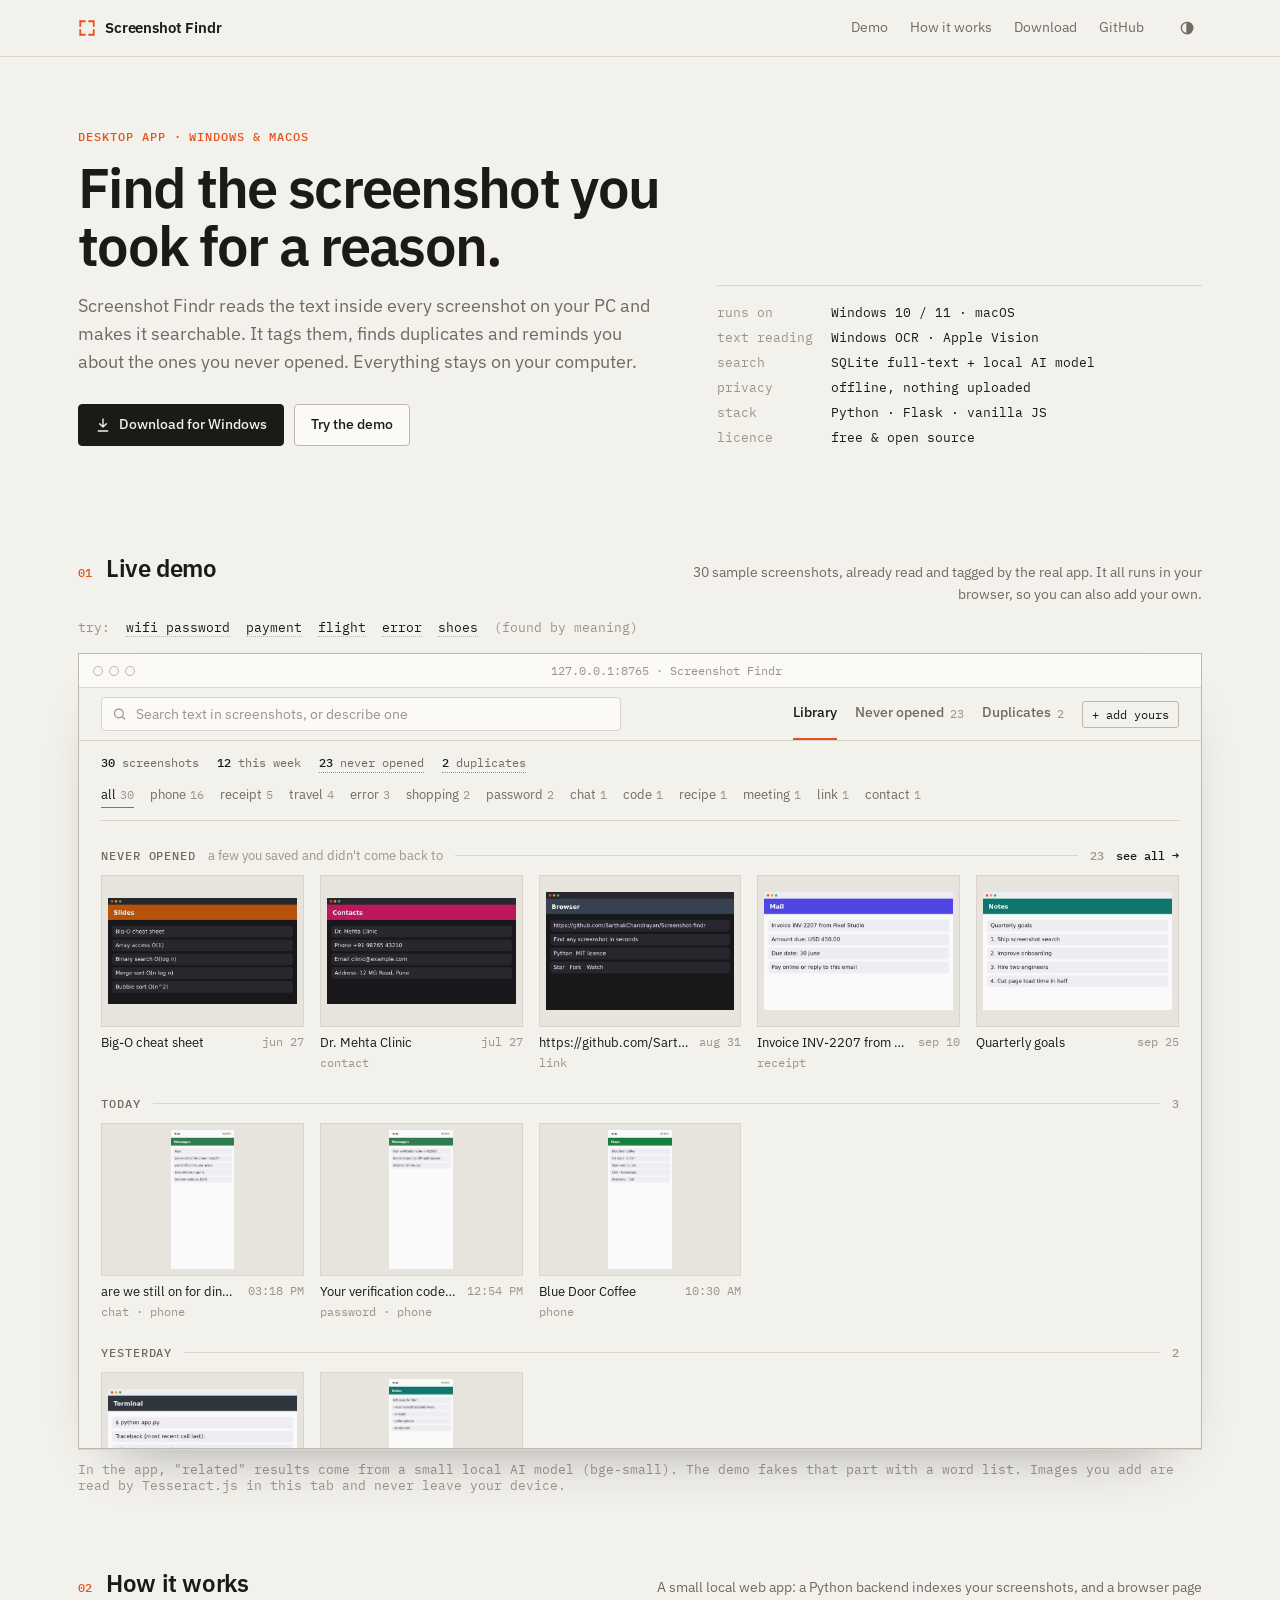
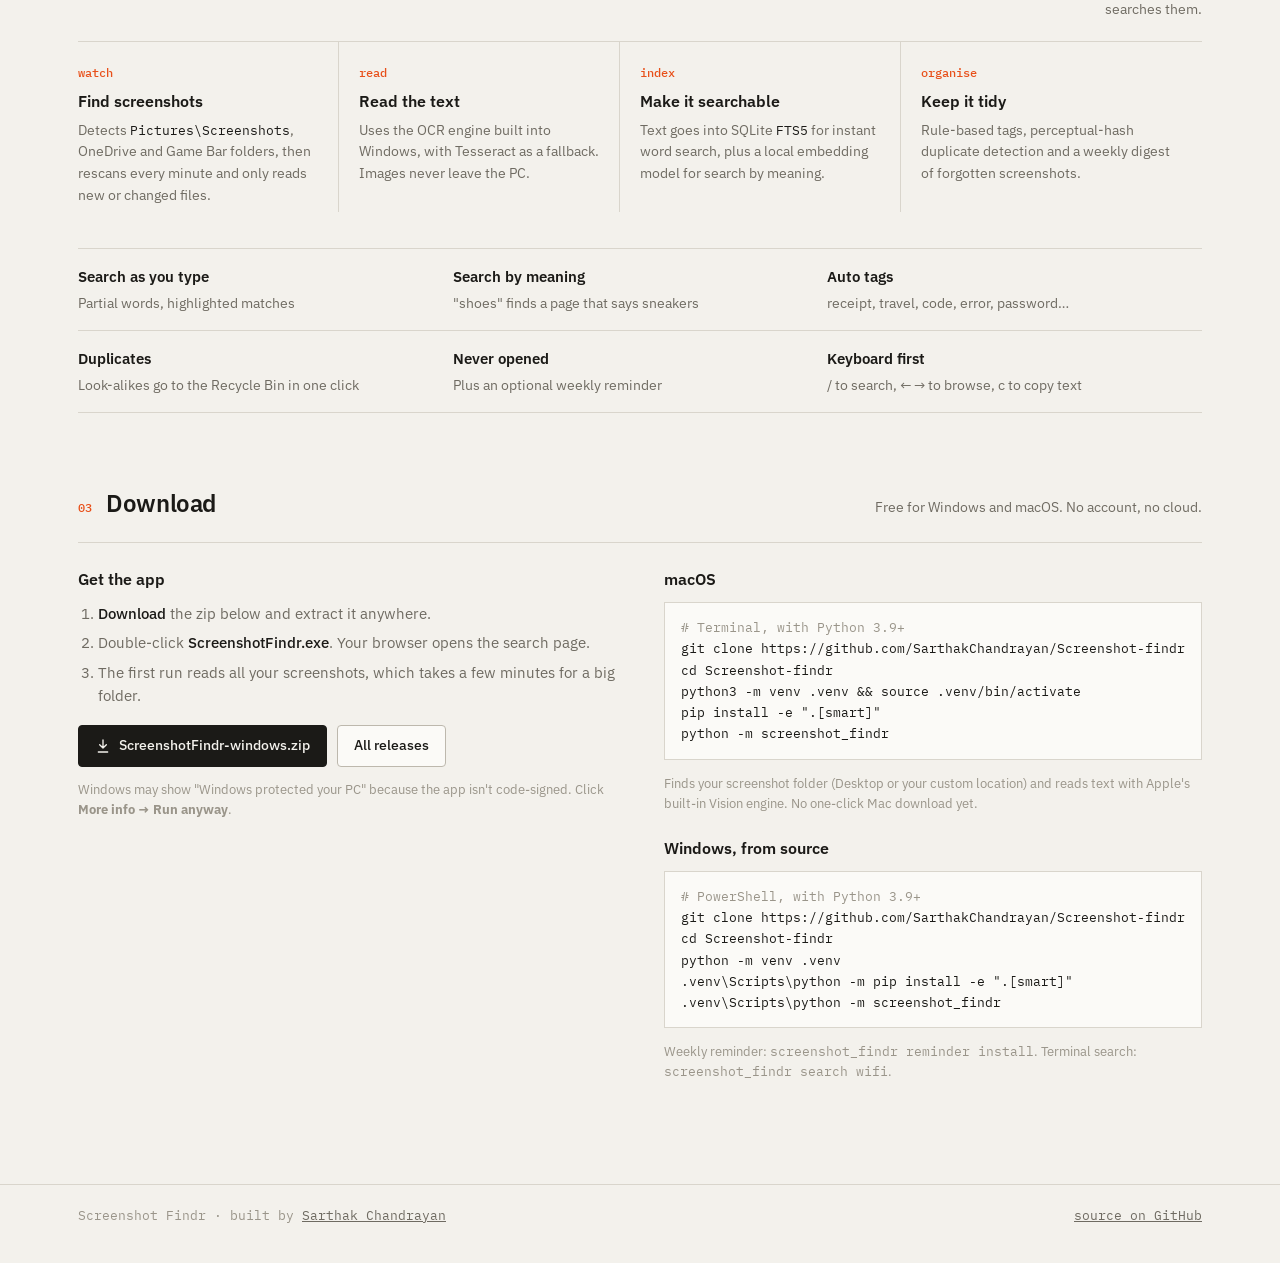
<file: site/index.html>
<!doctype html>
<html lang="en">
<head>
<meta charset="utf-8">
<meta name="viewport" content="width=device-width, initial-scale=1">
<title>Screenshot Findr</title>
<meta name="description" content="Search the text inside every screenshot you've taken. A local, private Windows app, with a live demo that runs in your browser.">
<meta property="og:title" content="Screenshot Findr">
<meta property="og:description" content="Search the text inside every screenshot you've taken. Live demo in the browser; download for Windows.">
<link rel="icon" href="data:image/svg+xml,<svg xmlns=%22http://www.w3.org/2000/svg%22 viewBox=%220 0 32 32%22><rect width=%2232%22 height=%2232%22 rx=%226%22 fill=%22%23111%22/><path d=%22M8 13V8h5M19 8h5v5M24 19v5h-5M13 24H8v-5%22 stroke=%22%23ff5a1f%22 stroke-width=%223%22 fill=%22none%22/></svg>">
<link rel="preconnect" href="https://fonts.googleapis.com">
<link rel="preconnect" href="https://fonts.gstatic.com" crossorigin>
<link href="https://fonts.googleapis.com/css2?family=IBM+Plex+Mono:wght@400;500&family=IBM+Plex+Sans:wght@400;500;600&display=swap" rel="stylesheet">
<script>try { const t = localStorage.getItem("sf-theme"); if (t) document.documentElement.dataset.theme = t; } catch (e) {}</script>
<link rel="stylesheet" href="style.css">
</head>
<body>

<header class="site-bar">
  <div class="wrap">
    <a class="wordmark" href="#top">
      <svg viewBox="0 0 24 24" fill="none" stroke="currentColor" stroke-width="2.4" stroke-linecap="square"><path d="M3 9V3h6M15 3h6v6M21 15v6h-6M9 21H3v-6"/></svg>
      Screenshot Findr
    </a>
    <nav class="site-nav">
      <a href="#demo" class="keep">Demo</a>
      <a href="#how">How it works</a>
      <a href="#download" class="keep">Download</a>
      <a href="https://github.com/SarthakChandrayan/Screenshot-findr">GitHub</a>
    </nav>
    <button class="theme-btn" id="theme" title="Theme"></button>
  </div>
</header>

<main id="top">
  <section class="wrap intro">
    <div>
      <p class="eyebrow">Desktop app · Windows &amp; macOS</p>
      <h1>Find the screenshot you took for a reason.</h1>
      <p class="lead">Screenshot Findr reads the text inside every screenshot on your PC and makes it searchable. It tags them, finds duplicates and reminds you about the ones you never opened. Everything stays on your computer.</p>
      <div class="cta">
        <a class="btn primary" href="#download">
          <svg viewBox="0 0 24 24" fill="none" stroke="currentColor" stroke-width="2" stroke-linecap="round" stroke-linejoin="round"><path d="M12 3v12M7 10l5 5 5-5M5 21h14"/></svg>
          Download for Windows
        </a>
        <a class="btn" href="#demo">Try the demo</a>
      </div>
    </div>
    <dl class="facts">
      <dt>runs on</dt><dd>Windows 10 / 11 · macOS</dd>
      <dt>text reading</dt><dd>Windows OCR · Apple Vision</dd>
      <dt>search</dt><dd>SQLite full-text + local AI model</dd>
      <dt>privacy</dt><dd>offline, nothing uploaded</dd>
      <dt>stack</dt><dd>Python · Flask · vanilla JS</dd>
      <dt>licence</dt><dd>free &amp; open source</dd>
    </dl>
  </section>

  <section class="wrap section" id="demo">
    <div class="section-head">
      <span class="num">01</span><h2>Live demo</h2>
      <p>30 sample screenshots, already read and tagged by the real app. It all runs in your browser, so you can also add your own.</p>
    </div>
    <div class="try">try:
      <button data-q="wifi password">wifi password</button>
      <button data-q="payment">payment</button>
      <button data-q="flight">flight</button>
      <button data-q="error">error</button>
      <button data-q="shoes">shoes</button><span>(found by meaning)</span>
    </div>

    <div class="window">
      <div class="win-title"><span class="dots"><i></i><i></i><i></i></span><span class="addr">127.0.0.1:8765 · Screenshot Findr</span></div>
      <div class="app" id="app">
        <div class="bar">
          <div class="bar-inner">
            <div class="search">
              <svg class="glass" viewBox="0 0 24 24" fill="none" stroke="currentColor" stroke-width="2" stroke-linecap="round"><circle cx="11" cy="11" r="7"/><path d="m20 20-3.5-3.5"/></svg>
              <input id="q" type="search" autocomplete="off" spellcheck="false" placeholder="Search text in screenshots, or describe one" aria-label="Search the demo screenshots">
              <button class="clear" id="clear" hidden>esc</button>
            </div>
            <nav class="views" aria-label="Demo views">
              <button data-view="library" class="on">Library</button>
              <button data-view="forgotten">Never opened<span class="n" id="nav-forgotten"></span></button>
              <button data-view="dupes">Duplicates<span class="n" id="nav-dupes"></span></button>
            </nav>
            <button class="add-btn" id="add" title="Read your own screenshots in this browser. Nothing is uploaded.">+ add yours</button>
            <input type="file" id="file" accept="image/*" multiple hidden>
          </div>
        </div>
        <div class="app-body">
          <div id="view-library">
            <div class="status" id="status"></div>
            <div class="filters" id="filters"></div>
            <div id="results"></div>
          </div>
          <div id="view-forgotten" hidden>
            <div class="page-title"><div><h3>Never opened</h3><p>Screenshots older than a few days that you haven't looked at since. Opening one here takes it off the list.</p></div></div>
            <div id="forgotten"></div>
          </div>
          <div id="view-dupes" hidden>
            <div class="page-title"><div><h3>Duplicates</h3><p id="dupes-sub"></p></div></div>
            <div id="dupes"></div>
          </div>
        </div>
      </div>
    </div>
    <p class="demo-note">In the app, "related" results come from a small local AI model (bge-small). The demo fakes that part with a word list. Images you add are read by Tesseract.js in this tab and never leave your device.</p>
  </section>

  <section class="wrap section" id="how">
    <div class="section-head">
      <span class="num">02</span><h2>How it works</h2>
      <p>A small local web app: a Python backend indexes your screenshots, and a browser page searches them.</p>
    </div>
    <ol class="steps">
      <li><span class="k">watch</span><h3>Find screenshots</h3><p>Detects <code>Pictures\Screenshots</code>, OneDrive and Game Bar folders, then rescans every minute and only reads new or changed files.</p></li>
      <li><span class="k">read</span><h3>Read the text</h3><p>Uses the OCR engine built into Windows, with Tesseract as a fallback. Images never leave the PC.</p></li>
      <li><span class="k">index</span><h3>Make it searchable</h3><p>Text goes into SQLite <code>FTS5</code> for instant word search, plus a local embedding model for search by meaning.</p></li>
      <li><span class="k">organise</span><h3>Keep it tidy</h3><p>Rule-based tags, perceptual-hash duplicate detection and a weekly digest of forgotten screenshots.</p></li>
    </ol>
    <div class="features">
      <div><b>Search as you type</b><span>Partial words, highlighted matches</span></div>
      <div><b>Search by meaning</b><span>"shoes" finds a page that says sneakers</span></div>
      <div><b>Auto tags</b><span>receipt, travel, code, error, password…</span></div>
      <div><b>Duplicates</b><span>Look-alikes go to the Recycle Bin in one click</span></div>
      <div><b>Never opened</b><span>Plus an optional weekly reminder</span></div>
      <div><b>Keyboard first</b><span>/ to search, ← → to browse, c to copy text</span></div>
    </div>
  </section>

  <section class="wrap section" id="download">
    <div class="section-head">
      <span class="num">03</span><h2>Download</h2>
      <p>Free for Windows and macOS. No account, no cloud.</p>
    </div>
    <div class="download">
      <div>
        <h3>Get the app</h3>
        <ol>
          <li><b>Download</b> the zip below and extract it anywhere.</li>
          <li>Double-click <b>ScreenshotFindr.exe</b>. Your browser opens the search page.</li>
          <li>The first run reads all your screenshots, which takes a few minutes for a big folder.</li>
        </ol>
        <div class="cta">
          <a class="btn primary" href="https://github.com/SarthakChandrayan/Screenshot-findr/releases/latest/download/ScreenshotFindr-windows.zip">
            <svg viewBox="0 0 24 24" fill="none" stroke="currentColor" stroke-width="2" stroke-linecap="round" stroke-linejoin="round"><path d="M12 3v12M7 10l5 5 5-5M5 21h14"/></svg>
            ScreenshotFindr-windows.zip
          </a>
          <a class="btn" href="https://github.com/SarthakChandrayan/Screenshot-findr/releases">All releases</a>
        </div>
        <p class="small">Windows may show "Windows protected your PC" because the app isn't code-signed. Click <b>More info → Run anyway</b>.</p>
      </div>
      <div>
        <h3>macOS</h3>
<pre class="code"><span class="c"># Terminal, with Python 3.9+</span>
git clone https://github.com/SarthakChandrayan/Screenshot-findr
cd Screenshot-findr
python3 -m venv .venv &amp;&amp; source .venv/bin/activate
pip install -e ".[smart]"
python -m screenshot_findr</pre>
        <p class="small">Finds your screenshot folder (Desktop or your custom location) and reads text with Apple's built-in Vision engine. No one-click Mac download yet.</p>
        <h3 style="margin-top:22px">Windows, from source</h3>
<pre class="code"><span class="c"># PowerShell, with Python 3.9+</span>
git clone https://github.com/SarthakChandrayan/Screenshot-findr
cd Screenshot-findr
python -m venv .venv
.venv\Scripts\python -m pip install -e ".[smart]"
.venv\Scripts\python -m screenshot_findr</pre>
        <p class="small">Weekly reminder: <code>screenshot_findr reminder install</code>. Terminal search: <code>screenshot_findr search wifi</code>.</p>
      </div>
    </div>
  </section>
</main>

<footer>
  <div class="wrap">
    <span>Screenshot Findr · built by <a href="https://github.com/SarthakChandrayan">Sarthak Chandrayan</a></span>
    <span><a href="https://github.com/SarthakChandrayan/Screenshot-findr">source on GitHub</a></span>
  </div>
</footer>

<div class="viewer" id="viewer" hidden role="dialog" aria-modal="true" aria-label="Screenshot">
  <div class="stage" id="stage">
    <span class="counter" id="v-counter"></span>
    <button class="navbtn prev" id="v-prev" title="Previous (←)"><svg viewBox="0 0 24 24" fill="none" stroke="currentColor" stroke-width="1.8"><path d="m15 18-6-6 6-6"/></svg></button>
    <img id="v-img" alt="">
    <button class="navbtn next" id="v-next" title="Next (→)"><svg viewBox="0 0 24 24" fill="none" stroke="currentColor" stroke-width="1.8"><path d="m9 18 6-6-6-6"/></svg></button>
  </div>
  <aside class="side">
    <div class="side-head"><h2 id="v-name"></h2><button class="x" id="v-close">esc ✕</button></div>
    <dl class="meta" id="v-meta"></dl>
    <div class="actions">
      <button id="v-open">open full size</button>
      <button id="v-copy">copy text</button>
      <button class="del" id="v-delete">delete</button>
    </div>
    <div class="ocr"><h3>Text in image</h3><pre id="v-text"></pre></div>
    <div class="keys"><span>← → browse</span><span>c copy</span><span>esc close</span></div>
  </aside>
</div>

<div class="toast hide" id="toast"></div>
<script src="app.js"></script>
</body>
</html>
</file>
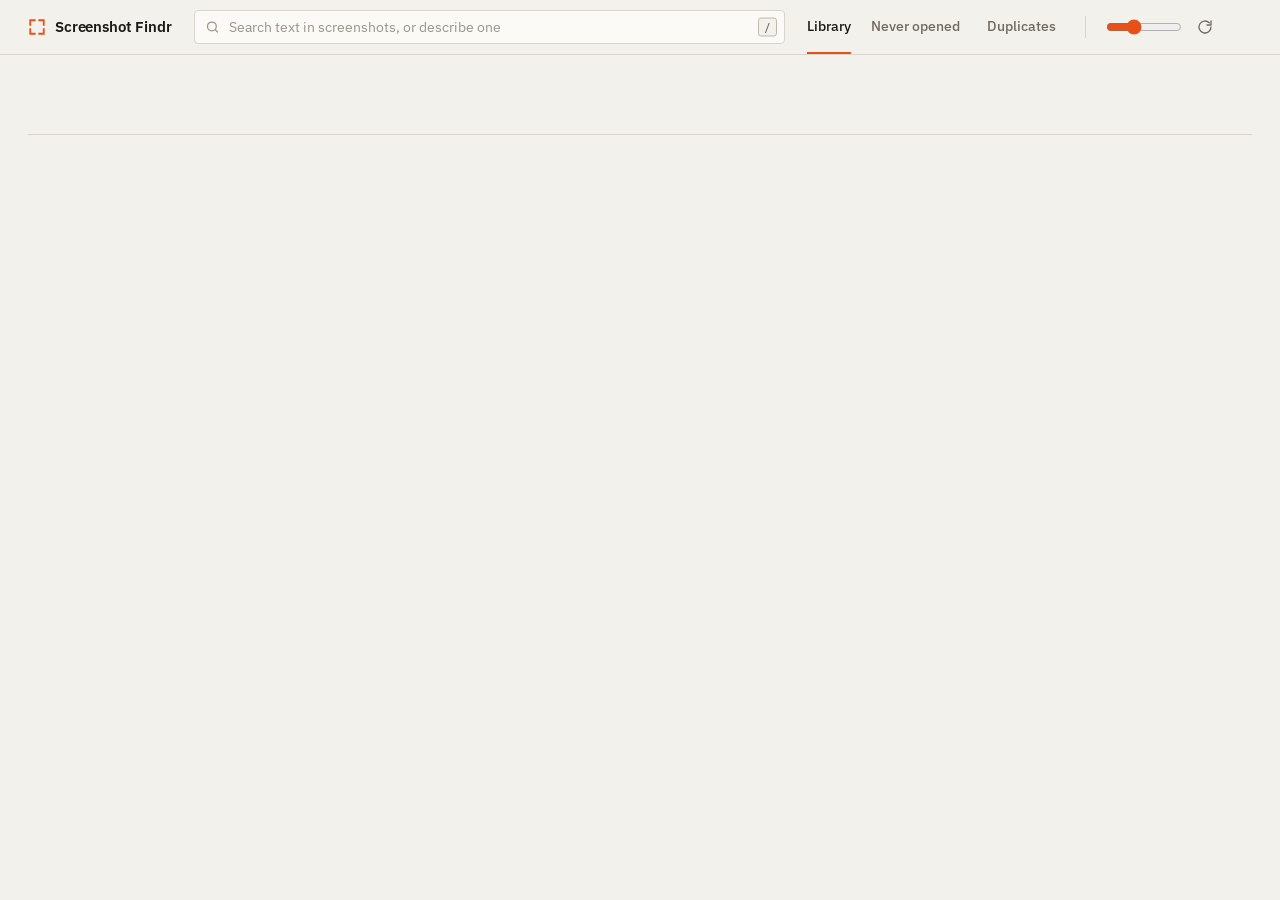
<file: screenshot_findr/templates/index.html>
<!doctype html>
<html lang="en">
<head>
<meta charset="utf-8">
<meta name="viewport" content="width=device-width, initial-scale=1">
<title>Screenshot Findr</title>
<link rel="icon" href="data:image/svg+xml,<svg xmlns=%22http://www.w3.org/2000/svg%22 viewBox=%220 0 32 32%22><rect width=%2232%22 height=%2232%22 rx=%226%22 fill=%22%23111%22/><path d=%22M8 13V8h5M19 8h5v5M24 19v5h-5M13 24H8v-5%22 stroke=%22%23ff5a1f%22 stroke-width=%223%22 fill=%22none%22/></svg>">
<link rel="preconnect" href="https://fonts.googleapis.com">
<link rel="preconnect" href="https://fonts.gstatic.com" crossorigin>
<link href="https://fonts.googleapis.com/css2?family=IBM+Plex+Mono:wght@400;500&family=IBM+Plex+Sans:wght@400;500;600&display=swap" rel="stylesheet">
<script>
  try { const t = localStorage.getItem("sf-theme"); if (t) document.documentElement.dataset.theme = t; } catch (e) {}
</script>
<style>
  :root {
    --bg: #f3f1ec; --surface: #fbfaf7; --cell: #e7e4dd; --rule: #d9d5cc; --rule-strong: #bdb8ad;
    --text: #1b1a17; --muted: #6f6b62; --faint: #9a958a;
    --accent: #e8501a; --accent-ink: #fff; --mark: rgba(232,80,26,.16);
    --sans: "IBM Plex Sans", "Segoe UI", system-ui, sans-serif;
    --mono: "IBM Plex Mono", "Cascadia Mono", Consolas, ui-monospace, monospace;
    --cell-w: 220px;
    color-scheme: light;
  }
  @media (prefers-color-scheme: dark) {
    :root:not([data-theme="light"]) {
      --bg: #121211; --surface: #181816; --cell: #1f1f1d; --rule: #2b2a27; --rule-strong: #3d3c38;
      --text: #e9e6df; --muted: #9a968c; --faint: #6c6961;
      --accent: #ff5a1f; --accent-ink: #120b07; --mark: rgba(255,90,31,.22);
      color-scheme: dark;
    }
  }
  :root[data-theme="dark"] {
    --bg: #121211; --surface: #181816; --cell: #1f1f1d; --rule: #2b2a27; --rule-strong: #3d3c38;
    --text: #e9e6df; --muted: #9a968c; --faint: #6c6961;
    --accent: #ff5a1f; --accent-ink: #120b07; --mark: rgba(255,90,31,.22);
    color-scheme: dark;
  }

  * { box-sizing: border-box; }
  [hidden] { display: none !important; }
  html, body { margin: 0; overflow-x: clip; }
  body { font: 14px/1.45 var(--sans); background: var(--bg); color: var(--text); -webkit-font-smoothing: antialiased; }
  body.locked { overflow: hidden; }
  button { font: inherit; color: inherit; background: none; border: 0; padding: 0; cursor: pointer; }
  :focus-visible { outline: 2px solid var(--accent); outline-offset: 2px; }
  mark { background: var(--mark); color: inherit; box-shadow: inset 0 -1.5px 0 var(--accent); }

  /* ---------- top bar ---------- */
  .bar { position: sticky; top: 0; z-index: 20; background: var(--bg); border-bottom: 1px solid var(--rule); }
  .bar-inner { display: flex; align-items: center; gap: 22px; height: 54px; padding: 0 28px; }
  .wordmark { display: flex; align-items: center; gap: 9px; font-weight: 600; font-size: 15px; letter-spacing: -.01em; white-space: nowrap; }
  .wordmark svg { width: 18px; height: 18px; color: var(--accent); }
  .search { position: relative; flex: 1; max-width: 620px; }
  .search input { width: 100%; height: 34px; font: 14px var(--sans); color: var(--text); background: var(--surface); border: 1px solid var(--rule); border-radius: 4px; padding: 0 64px 0 34px; outline: none; transition: border-color .12s; }
  .search input::placeholder { color: var(--faint); }
  .search input:focus { border-color: var(--text); }
  input[type="search"]::-webkit-search-cancel-button { -webkit-appearance: none; appearance: none; }
  .search .glass { position: absolute; left: 11px; top: 50%; transform: translateY(-50%); width: 15px; height: 15px; color: var(--faint); }
  .search .right { position: absolute; right: 8px; top: 50%; transform: translateY(-50%); display: flex; gap: 6px; align-items: center; }
  .key { font: 500 11px/1 var(--mono); color: var(--muted); border: 1px solid var(--rule-strong); border-radius: 3px; padding: 3px 5px; background: var(--bg); }
  .clear { font: 12px var(--mono); color: var(--muted); padding: 2px 4px; }
  .clear:hover { color: var(--text); }
  nav.views { display: flex; gap: 20px; margin-left: auto; height: 54px; }
  nav.views button { height: 100%; display: flex; align-items: center; gap: 7px; color: var(--muted); border-bottom: 2px solid transparent; margin-bottom: -1px; font-weight: 500; white-space: nowrap; }
  nav.views button:hover { color: var(--text); }
  nav.views button.on { color: var(--text); border-bottom-color: var(--accent); }
  nav.views .n { font: 12px var(--mono); color: var(--faint); }
  .tools { display: flex; gap: 2px; align-items: center; padding-left: 14px; border-left: 1px solid var(--rule); height: 22px; }
  .tool { width: 30px; height: 30px; display: grid; place-items: center; color: var(--muted); border-radius: 4px; }
  .tool:hover { color: var(--text); background: var(--cell); }
  .tool svg { width: 16px; height: 16px; }
  .tool.busy svg { animation: spin 1.1s linear infinite; }
  @keyframes spin { to { transform: rotate(360deg); } }
  .size { width: 76px; accent-color: var(--accent); margin: 0 6px; }
  .progress { height: 2px; background: var(--accent); width: 0; opacity: 0; transition: width .4s, opacity .4s; position: absolute; bottom: -1px; left: 0; }

  /* ---------- status + filters ---------- */
  main { padding: 0 28px 80px; }
  .status { display: flex; flex-wrap: wrap; gap: 6px 20px; padding: 16px 0 0; font: 12px var(--mono); color: var(--muted); min-height: 34px; }
  .status b { color: var(--text); font-weight: 500; }
  .status a { color: inherit; text-decoration: none; border-bottom: 1px dotted var(--faint); cursor: pointer; }
  .status a:hover { color: var(--text); border-bottom-color: var(--text); }
  .status .live { color: var(--accent); }
  .filters { display: flex; flex-wrap: wrap; gap: 4px 18px; padding: 12px 0 14px; border-bottom: 1px solid var(--rule); min-height: 46px; }
  .filter { font-size: 13px; color: var(--muted); padding: 2px 0; border-bottom: 1.5px solid transparent; }
  .filter:hover { color: var(--text); }
  .filter.on { color: var(--text); border-bottom-color: var(--accent); }
  .filter .n { font: 11.5px var(--mono); color: var(--faint); margin-left: 4px; }

  /* ---------- sections & grid ---------- */
  .sec { margin-top: 30px; }
  .rule { display: flex; align-items: center; gap: 12px; margin-bottom: 14px; font: 500 11.5px var(--mono); letter-spacing: .08em; text-transform: uppercase; color: var(--muted); }
  .rule::after { content: ""; flex: 1; height: 1px; background: var(--rule); order: 1; }
  .rule .count { order: 2; color: var(--faint); letter-spacing: 0; }
  .rule .note { text-transform: none; letter-spacing: 0; color: var(--faint); font-family: var(--sans); font-weight: 400; font-size: 12.5px; }
  .rule .more { order: 3; text-transform: none; letter-spacing: 0; color: var(--text); font-family: var(--mono); font-size: 12px; }
  .rule .more:hover { color: var(--accent); }
  .grid { display: grid; grid-template-columns: repeat(auto-fill, minmax(var(--cell-w), 1fr)); gap: 22px 18px; }
  .shot { display: flex; flex-direction: column; gap: 7px; cursor: zoom-in; min-width: 0; }
  .frame { position: relative; aspect-ratio: 4 / 3; background: var(--cell); border: 1px solid var(--rule); display: grid; place-items: center; overflow: hidden; transition: border-color .12s; }
  .frame img { position: absolute; inset: 6px; width: calc(100% - 12px); height: calc(100% - 12px); object-fit: contain; opacity: 0; transition: opacity .25s; }
  .frame img.ok { opacity: 1; }
  .shot:hover .frame, .shot:focus-visible .frame { border-color: var(--text); }
  .shot:focus-visible { outline: none; }
  .corner { position: absolute; top: 6px; left: 6px; font: 500 10.5px var(--mono); letter-spacing: .04em; text-transform: uppercase; background: var(--accent); color: var(--accent-ink); padding: 2px 5px; }
  .corner.keep { background: var(--text); color: var(--bg); }
  .acts { position: absolute; right: 6px; bottom: 6px; display: flex; gap: 4px; opacity: 0; transition: opacity .12s; }
  .shot:hover .acts, .shot:focus-within .acts { opacity: 1; }
  .acts button { font: 11.5px var(--mono); background: var(--surface); border: 1px solid var(--rule-strong); padding: 3px 7px; border-radius: 3px; }
  .acts button:hover { border-color: var(--text); }
  .cap { display: flex; justify-content: space-between; gap: 10px; font: 12px var(--mono); }
  .cap .name { white-space: nowrap; overflow: hidden; text-overflow: ellipsis; font-family: var(--sans); font-size: 13px; }
  .cap .when { color: var(--faint); white-space: nowrap; }
  .snip { font-size: 12.5px; color: var(--muted); display: -webkit-box; -webkit-line-clamp: 2; -webkit-box-orient: vertical; overflow: hidden; word-break: break-word; margin-top: -2px; }
  .tagline { font: 11.5px var(--mono); color: var(--faint); margin-top: -3px; white-space: nowrap; overflow: hidden; text-overflow: ellipsis; }

  .empty { padding: 90px 0; text-align: center; color: var(--muted); }
  .empty h3 { font-weight: 500; color: var(--text); margin: 0 0 6px; font-size: 16px; }
  .loading { padding: 30px 0; text-align: center; font: 12px var(--mono); color: var(--faint); }
  .sentinel { height: 1px; }

  .page-title { display: flex; align-items: flex-end; justify-content: space-between; gap: 20px; flex-wrap: wrap; padding: 28px 0 0; }
  .page-title h1 { font-size: 22px; font-weight: 600; margin: 0; letter-spacing: -.015em; }
  .page-title p { margin: 4px 0 0; color: var(--muted); max-width: 640px; }
  .btn { font-size: 13px; border: 1px solid var(--rule-strong); background: var(--surface); padding: 6px 12px; border-radius: 4px; font-weight: 500; white-space: nowrap; }
  .btn:hover { border-color: var(--text); }
  .btn.warn { color: var(--accent); }
  .btn.warn:hover { border-color: var(--accent); }
  .btn.solid { background: var(--text); color: var(--bg); border-color: var(--text); }
  .group { margin-top: 30px; }
  .group .grid { grid-template-columns: repeat(auto-fill, minmax(min(var(--cell-w), 220px), 220px)); }

  /* ---------- viewer ---------- */
  .viewer { position: fixed; inset: 0; z-index: 50; display: grid; grid-template-columns: 1fr 360px; background: #0d0d0c; color: #e9e6df; }
  .stage { position: relative; display: grid; place-items: center; overflow: auto; padding: 40px 64px; min-height: 0; }
  .stage img { max-width: 100%; max-height: calc(100vh - 80px); display: block; cursor: zoom-in; box-shadow: 0 0 0 1px #2b2a27; }
  .stage.zoom { place-items: start center; }
  .stage.zoom img { max-width: none; max-height: none; cursor: zoom-out; }
  .navbtn { position: fixed; top: 50%; transform: translateY(-50%); width: 40px; height: 64px; display: grid; place-items: center; color: #9a968c; z-index: 2; }
  .navbtn:hover { color: #fff; }
  .navbtn:disabled { opacity: .2; cursor: default; }
  .navbtn svg { width: 22px; height: 22px; }
  .prev { left: 10px; } .next { right: 370px; }
  .counter { position: fixed; left: 20px; top: 14px; font: 12px var(--mono); color: #6c6961; }
  .side { background: #151514; border-left: 1px solid #2b2a27; display: flex; flex-direction: column; min-height: 0; }
  .side-head { display: flex; justify-content: space-between; align-items: flex-start; gap: 12px; padding: 18px 20px 14px; border-bottom: 1px solid #2b2a27; }
  .side-head h2 { margin: 0; font: 500 13px/1.4 var(--mono); word-break: break-all; }
  .x { color: #9a968c; font: 12px var(--mono); white-space: nowrap; }
  .x:hover { color: #fff; }
  .meta { display: grid; grid-template-columns: 70px 1fr; gap: 6px 10px; padding: 14px 20px; margin: 0; border-bottom: 1px solid #2b2a27; font: 12px var(--mono); }
  .meta dt { color: #6c6961; }
  .meta dd { margin: 0; color: #cfcbc2; word-break: break-all; }
  .actions { display: flex; flex-wrap: wrap; gap: 6px; padding: 14px 20px; border-bottom: 1px solid #2b2a27; }
  .actions button { font: 12px var(--mono); border: 1px solid #3d3c38; padding: 5px 9px; border-radius: 3px; color: #e9e6df; }
  .actions button:hover { border-color: #e9e6df; }
  .actions .del { color: #ff7a4a; border-color: #4a2a1d; }
  .actions .del:hover { border-color: #ff7a4a; }
  .ocr { padding: 14px 20px; overflow: auto; flex: 1; }
  .ocr h3 { font: 500 11px var(--mono); letter-spacing: .08em; text-transform: uppercase; color: #6c6961; margin: 0 0 10px; }
  .ocr pre { margin: 0; white-space: pre-wrap; word-break: break-word; font: 12.5px/1.65 var(--mono); color: #cfcbc2; }
  .ocr mark { background: rgba(255,90,31,.25); box-shadow: inset 0 -1.5px 0 #ff5a1f; }
  .keys { padding: 10px 20px; border-top: 1px solid #2b2a27; font: 11.5px var(--mono); color: #6c6961; display: flex; gap: 14px; flex-wrap: wrap; }

  .toast { position: fixed; left: 28px; bottom: 24px; z-index: 80; font: 12.5px var(--mono); background: var(--text); color: var(--bg); padding: 9px 14px; border-radius: 3px; transition: opacity .2s, transform .2s; }
  .toast.hide { opacity: 0; transform: translateY(6px); pointer-events: none; }
  .modal { position: fixed; inset: 0; z-index: 70; background: rgba(0,0,0,.45); display: grid; place-items: center; }
  .dialog { width: min(400px, calc(100vw - 32px)); background: var(--surface); border: 1px solid var(--rule-strong); border-radius: 6px; padding: 20px; }
  .dialog h3 { margin: 0 0 6px; font-size: 15px; font-weight: 600; word-break: break-word; }
  .dialog p { margin: 0 0 18px; color: var(--muted); }
  .dialog .row { display: flex; justify-content: flex-end; gap: 8px; }

  @media (max-width: 1000px) {
    .viewer { grid-template-columns: 1fr; grid-template-rows: 1fr 42vh; }
    .side { border-left: 0; border-top: 1px solid #2b2a27; }
    .next { right: 10px; }
    .navbtn { top: 29vh; }
    .stage img { max-height: calc(58vh - 80px); }
    .keys { display: none; }
  }
  @media (max-width: 720px) {
    .bar-inner { padding: 10px 14px 0; gap: 12px; flex-wrap: wrap; height: auto; }
    .wordmark span, .size { display: none; }
    .search { order: 3; flex-basis: 100%; max-width: none; margin-bottom: 10px; }
    nav.views { height: 34px; gap: 14px; }
    .tools { border: 0; padding: 0; }
    main { padding: 0 14px 60px; }
    .grid { grid-template-columns: repeat(2, minmax(0, 1fr)); gap: 16px 12px; }
    .search .key { display: none; }
    .rule .note { display: none; }
  }
  @media (prefers-reduced-motion: reduce) { * { transition: none !important; animation: none !important; } }
</style>
</head>
<body>

<header class="bar" id="bar">
  <div class="bar-inner">
    <div class="wordmark">
      <svg viewBox="0 0 24 24" fill="none" stroke="currentColor" stroke-width="2.4" stroke-linecap="square"><path d="M3 9V3h6M15 3h6v6M21 15v6h-6M9 21H3v-6"/></svg>
      <span>Screenshot Findr</span>
    </div>
    <div class="search">
      <svg class="glass" viewBox="0 0 24 24" fill="none" stroke="currentColor" stroke-width="2" stroke-linecap="round"><circle cx="11" cy="11" r="7"/><path d="m20 20-3.5-3.5"/></svg>
      <input id="q" type="search" autocomplete="off" spellcheck="false" placeholder="Search text in screenshots, or describe one" aria-label="Search screenshots">
      <div class="right"><button class="clear" id="clear" hidden>esc</button><span class="key" id="slash">/</span></div>
    </div>
    <nav class="views" aria-label="Views">
      <button data-view="library" class="on">Library</button>
      <button data-view="rediscover">Never opened<span class="n" id="nav-forgotten"></span></button>
      <button data-view="dupes">Duplicates<span class="n" id="nav-dupes"></span></button>
    </nav>
    <div class="tools">
      <input class="size" id="size" type="range" min="150" max="360" step="10" value="220" title="Thumbnail size" aria-label="Thumbnail size">
      <button class="tool" id="rescan" title="Rescan folders">
        <svg viewBox="0 0 24 24" fill="none" stroke="currentColor" stroke-width="2" stroke-linecap="round" stroke-linejoin="round"><path d="M21 12a9 9 0 1 1-2.64-6.36"/><path d="M21 3v6h-6"/></svg>
      </button>
      <button class="tool" id="theme" title="Theme"></button>
    </div>
  </div>
  <div class="progress" id="progress"></div>
</header>

<main>
  <section id="view-library">
    <div class="status" id="status"></div>
    <div class="filters" id="filters"></div>
    <section class="sec" id="forgotten-sec" hidden>
      <div class="rule">Never opened <span class="note">a few you saved and didn't come back to</span><span class="count" id="forgotten-count"></span><button class="more" id="see-forgotten">see all →</button></div>
      <div class="grid" id="forgotten-grid"></div>
    </section>
    <div id="results"></div>
    <div class="sentinel" id="sentinel"></div>
    <div class="loading" id="loading" hidden>loading more…</div>
  </section>

  <section id="view-rediscover" hidden>
    <div class="page-title">
      <div><h1>Never opened</h1><p>Screenshots older than a few days that you haven't looked at since taking them. Opening one removes it from this list.</p></div>
      <button class="btn" id="shuffle">Shuffle</button>
    </div>
    <div id="rediscover"></div>
  </section>

  <section id="view-dupes" hidden>
    <div class="page-title">
      <div><h1>Duplicates</h1><p id="dupes-sub">Comparing screenshots…</p></div>
      <button class="btn warn" id="clean-all" hidden></button>
    </div>
    <div id="dupes"></div>
  </section>
</main>

<div class="viewer" id="viewer" hidden role="dialog" aria-modal="true" aria-label="Screenshot">
  <div class="stage" id="stage">
    <span class="counter" id="v-counter"></span>
    <button class="navbtn prev" id="v-prev" title="Previous (←)"><svg viewBox="0 0 24 24" fill="none" stroke="currentColor" stroke-width="1.8"><path d="m15 18-6-6 6-6"/></svg></button>
    <img id="v-img" alt="">
    <button class="navbtn next" id="v-next" title="Next (→)"><svg viewBox="0 0 24 24" fill="none" stroke="currentColor" stroke-width="1.8"><path d="m9 18 6-6-6-6"/></svg></button>
  </div>
  <aside class="side">
    <div class="side-head"><h2 id="v-name"></h2><button class="x" id="v-close">esc ✕</button></div>
    <dl class="meta" id="v-meta"></dl>
    <div class="actions">
      <button id="v-open">open</button>
      <button id="v-reveal">show in folder</button>
      <button id="v-copy">copy text</button>
      <button class="del" id="v-delete">delete</button>
    </div>
    <div class="ocr"><h3>Text in image</h3><pre id="v-text"></pre></div>
    <div class="keys"><span>← → browse</span><span>c copy</span><span>o open</span><span>esc close</span></div>
  </aside>
</div>

<div class="toast hide" id="toast"></div>

<script>
const FOLDERS = {{ folders | tojson }};
const $ = (id) => document.getElementById(id);
const esc = (s) => String(s ?? "").replace(/[&<>"']/g, (c) => ({ "&": "&amp;", "<": "&lt;", ">": "&gt;", '"': "&quot;", "'": "&#39;" }[c]));
const snippetHtml = (s) => esc(s).replace(/\[\[/g, "<mark>").replace(/\]\]/g, "</mark>");
const fmt = (n) => Number(n).toLocaleString();
const store = {
  get(k, d) { try { return localStorage.getItem(k) ?? d; } catch (e) { return d; } },
  set(k, v) { try { v === null ? localStorage.removeItem(k) : localStorage.setItem(k, v); } catch (e) {} },
};
const api = {
  get: (url) => fetch(url).then((r) => { if (!r.ok) throw new Error(r.status); return r.json(); }),
  post: (url, body) => fetch(url, {
    method: "POST",
    headers: { "X-Requested-With": "screenshot-findr", "Content-Type": "application/json" },
    body: body ? JSON.stringify(body) : undefined,
  }).then((r) => r.json()),
};

const S = { view: "library", query: "", tag: null, offset: 0, hasMore: false, loading: false, req: 0,
            items: [], sections: new Map(), lastCount: -1, stats: null, st: null };

/* ---------- small helpers ---------- */
let toastTimer;
function toast(msg) {
  const t = $("toast");
  t.textContent = msg;
  t.classList.remove("hide");
  clearTimeout(toastTimer);
  toastTimer = setTimeout(() => t.classList.add("hide"), 2200);
}
function confirmBox(title, text, ok = "Move to Recycle Bin") {
  return new Promise((resolve) => {
    const m = document.createElement("div");
    m.className = "modal";
    m.innerHTML = `<div class="dialog" role="alertdialog" aria-modal="true"><h3>${esc(title)}</h3><p>${esc(text)}</p>
      <div class="row"><button class="btn" data-r="0">Cancel</button><button class="btn solid" data-r="1">${esc(ok)}</button></div></div>`;
    const done = (v) => { m.remove(); document.removeEventListener("keydown", onKey, true); resolve(v); };
    const onKey = (e) => { if (e.key === "Escape") { e.stopPropagation(); done(false); } };
    m.addEventListener("click", (e) => { const r = e.target.closest("[data-r]"); if (r) done(r.dataset.r === "1"); else if (e.target === m) done(false); });
    document.addEventListener("keydown", onKey, true);
    document.body.appendChild(m);
    m.querySelector('[data-r="1"]').focus();
  });
}
const dayStart = (d) => new Date(d.getFullYear(), d.getMonth(), d.getDate()).getTime();
const daysAgo = (ts) => Math.round((dayStart(new Date()) - dayStart(new Date(ts * 1000))) / 86400000);
function when(ts) {
  const d = new Date(ts * 1000), n = daysAgo(ts);
  if (n <= 0) return d.toLocaleTimeString([], { hour: "2-digit", minute: "2-digit" });
  if (n === 1) return "yesterday";
  if (n < 7) return d.toLocaleDateString([], { weekday: "short" }).toLowerCase();
  return d.toLocaleDateString([], { day: "2-digit", month: "short", year: d.getFullYear() === new Date().getFullYear() ? undefined : "2-digit" }).toLowerCase();
}
function dateSection(ts) {
  const d = new Date(ts * 1000), n = daysAgo(ts), now = new Date();
  if (n <= 0) return "Today";
  if (n === 1) return "Yesterday";
  if (n < 7) return "Earlier this week";
  if (d.getFullYear() === now.getFullYear() && d.getMonth() === now.getMonth()) return "Earlier this month";
  return d.toLocaleDateString([], { month: "long", year: "numeric" });
}
function highlightTerms(text, query) {
  const words = (query.match(/[\p{L}\p{N}_]+/gu) || []).map((w) => w.replace(/[.*+?^${}()|[\]\\]/g, "\\$&"));
  if (!words.length) return esc(text);
  const rx = new RegExp(`(?<![\\p{L}\\p{N}_])(?:${words.join("|")})[\\p{L}\\p{N}_]*`, "giu");
  let out = "", last = 0;
  for (const m of text.matchAll(rx)) { out += esc(text.slice(last, m.index)) + "<mark>" + esc(m[0]) + "</mark>"; last = m.index + m[0].length; }
  return out + esc(text.slice(last));
}
async function copyText(id) {
  const data = await api.get(`/api/text/${id}`);
  if (!data.text) return toast("no text in this screenshot");
  await navigator.clipboard.writeText(data.text);
  toast("text copied");
}

/* ---------- a screenshot cell ---------- */
function cell(s, list, index, opts = {}) {
  const el = document.createElement("div");
  el.className = "shot";
  el.tabIndex = 0;
  el.setAttribute("role", "button");
  el.setAttribute("aria-label", s.filename);
  const corner = opts.keep ? '<span class="corner keep">keep</span>' : s.match === "meaning" ? '<span class="corner">related</span>' : "";
  const showSnip = (S.query || opts.snippet) && s.snippet;
  el.innerHTML = `
    <div class="frame">
      ${corner}
      <img loading="lazy" decoding="async" alt="" src="/thumb/${s.id}">
      <div class="acts">${s.has_text ? '<button data-act="copy">copy text</button>' : ""}<button data-act="open">open</button></div>
    </div>
    <div class="cap"><span class="name" title="${esc(s.filename)}">${esc(s.title)}</span><span class="when" title="${esc(s.taken)}">${when(s.mtime)}</span></div>
    ${showSnip ? `<div class="snip">${snippetHtml(s.snippet)}</div>` : ""}
    ${!showSnip && s.tags.length ? `<div class="tagline">${s.tags.map(esc).join(" · ")}</div>` : ""}`;
  const img = el.querySelector("img");
  const ok = () => img.classList.add("ok");
  if (img.complete) ok(); else { img.addEventListener("load", ok); img.addEventListener("error", ok); }
  el.addEventListener("click", (e) => {
    const act = e.target.closest("[data-act]");
    if (act) {
      e.stopPropagation();
      if (act.dataset.act === "copy") copyText(s.id);
      else { api.post(`/api/open/${s.id}`); toast("opening…"); }
      return;
    }
    openViewer(list, index);
  });
  el.addEventListener("keydown", (e) => { if (e.target === el && (e.key === "Enter" || e.key === " ")) { e.preventDefault(); openViewer(list, index); } });
  return el;
}

/* ---------- library ---------- */
function sectionKey(s) { return S.query ? (s.match === "meaning" ? "Related" : "Matches") : dateSection(s.mtime); }
function getSection(key) {
  if (S.sections.has(key)) return S.sections.get(key);
  const notes = { Matches: "contains the words", Related: "similar meaning, different words" };
  const sec = document.createElement("section");
  sec.className = "sec";
  sec.innerHTML = `<div class="rule">${esc(key)}${S.query && notes[key] ? ` <span class="note">${notes[key]}</span>` : ""}<span class="count"></span></div><div class="grid"></div>`;
  $("results").appendChild(sec);
  const entry = { grid: sec.querySelector(".grid"), count: sec.querySelector(".count"), n: 0 };
  S.sections.set(key, entry);
  return entry;
}
async function loadResults(reset = true) {
  if (!reset && (S.loading || !S.hasMore)) return;
  const req = ++S.req;
  if (reset) S.offset = 0;
  S.loading = true;
  $("loading").hidden = reset;
  const params = new URLSearchParams({ q: S.query, offset: S.offset });
  if (S.tag) params.set("tag", S.tag);
  let data;
  try { data = await api.get(`/api/search?${params}`); } catch (e) { S.loading = false; $("loading").hidden = true; return; }
  if (req !== S.req) return; // superseded by a newer search
  S.loading = false;
  $("loading").hidden = true;
  if (reset) { $("results").innerHTML = ""; S.sections.clear(); S.items = []; }
  S.hasMore = data.has_more;
  S.offset += data.results.filter((s) => s.match !== "meaning").length;
  for (const s of data.results) {
    const i = S.items.push(s) - 1;
    const sec = getSection(sectionKey(s));
    sec.grid.appendChild(cell(s, S.items, i));
    sec.n++;
  }
  S.sections.forEach((sec) => sec.count.textContent = fmt(sec.n));
  if (reset && !S.items.length) renderEmpty();
  renderStatus();
  $("forgotten-sec").hidden = !!S.query || !!S.tag || !$("forgotten-grid").children.length;
  requestAnimationFrame(() => { if (S.hasMore && $("sentinel").getBoundingClientRect().top < innerHeight + 600) loadResults(false); });
}
function renderEmpty() {
  let title = "No matches", text = "Try fewer words, or describe what was on screen.";
  if (!S.query && !S.tag) {
    if (!FOLDERS.length) { title = "No screenshot folder found"; text = 'Start the app with --folder "C:\\path\\to\\screenshots".'; }
    else { title = "Reading your screenshots"; text = "They'll appear here as they're indexed."; }
  } else if (!S.query) { title = "Nothing with this tag yet"; text = ""; }
  $("results").innerHTML = `<div class="empty"><h3>${esc(title)}</h3><div>${esc(text)}</div></div>`;
}
new IntersectionObserver((e) => { if (e[0].isIntersecting && S.view === "library") loadResults(false); }, { rootMargin: "600px" }).observe($("sentinel"));

function renderStatus() {
  const st = S.stats, live = S.st, parts = [];
  if (S.query) {
    const m = S.sections.get("Matches")?.n || 0, r = S.sections.get("Related")?.n || 0;
    parts.push(`<span><b>${fmt(m)}${S.hasMore ? "+" : ""}</b> matching “${esc(S.query)}”${r ? ` · ${r} related` : ""}</span>`);
  } else if (st) {
    parts.push(`<span><b>${fmt(st.total)}</b> screenshots</span>`, `<span><b>${fmt(st.this_week)}</b> this week</span>`);
    if (st.forgotten) parts.push(`<a data-goto="rediscover"><b>${fmt(st.forgotten)}</b> never opened</a>`);
    if (st.duplicates) parts.push(`<a data-goto="dupes"><b>${fmt(st.duplicates)}</b> duplicates</a>`);
  }
  if (live?.running) parts.push(`<span class="live">${live.total ? `reading ${fmt(live.done)}/${fmt(live.total)}` : "scanning folders"}…</span>`);
  if (live) parts.push(`<span>ocr: ${esc(live.ocr_backend)}${live.smart ? " · meaning search on" : ""}</span>`);
  $("status").innerHTML = parts.join("");
  $("status").querySelectorAll("[data-goto]").forEach((a) => a.onclick = () => showView(a.dataset.goto));
}

async function loadFilters() {
  const data = await api.get("/api/tags");
  const box = $("filters");
  box.innerHTML = "";
  [{ tag: null, count: S.stats?.total }, ...data.tags].forEach((t) => {
    const b = document.createElement("button");
    b.className = "filter" + (t.tag === S.tag ? " on" : "");
    b.innerHTML = `${t.tag ? esc(t.tag) : "all"}${t.count != null ? `<span class="n">${fmt(t.count)}</span>` : ""}`;
    b.onclick = () => { S.tag = S.tag === t.tag ? null : t.tag; loadFilters(); loadResults(); };
    box.appendChild(b);
  });
}
async function loadForgotten() {
  const grid = $("forgotten-grid");
  const cols = Math.max(2, Math.floor(((grid.clientWidth || innerWidth - 56) + 18) / (parseFloat($("size").value) + 18)));
  const data = await api.get(`/api/forgotten?limit=${cols}`);
  grid.innerHTML = "";
  data.results.forEach((s, i) => grid.appendChild(cell(s, data.results, i)));
  $("forgotten-sec").hidden = !!S.query || !!S.tag || !data.results.length;
}
async function loadStats() {
  try { S.stats = await api.get("/api/stats"); } catch (e) { return; }
  $("nav-forgotten").textContent = S.stats.forgotten ? fmt(S.stats.forgotten) : "";
  $("nav-dupes").textContent = S.stats.duplicates ? fmt(S.stats.duplicates) : "";
  $("forgotten-count").textContent = fmt(S.stats.forgotten);
  renderStatus();
}

/* ---------- search ---------- */
let searchTimer;
$("q").addEventListener("input", () => {
  const v = $("q").value;
  $("clear").hidden = !v; $("slash").hidden = !!v;
  clearTimeout(searchTimer);
  searchTimer = setTimeout(() => {
    const q = v.trim();
    if (q === S.query) return;
    S.query = q;
    if (S.view !== "library") showView("library");
    window.scrollTo({ top: 0 });
    loadResults();
  }, 150);
});
function clearSearch() { $("q").value = ""; $("q").dispatchEvent(new Event("input")); }
$("clear").onclick = () => { clearSearch(); $("q").focus(); };

/* ---------- views ---------- */
function showView(name) {
  S.view = name;
  document.querySelectorAll("nav.views button").forEach((b) => b.classList.toggle("on", b.dataset.view === name));
  ["library", "rediscover", "dupes"].forEach((v) => $(`view-${v}`).hidden = v !== name);
  window.scrollTo({ top: 0 });
  if (name === "rediscover") loadRediscover();
  if (name === "dupes") loadDupes();
}
document.querySelectorAll("nav.views button").forEach((b) => b.onclick = () => showView(b.dataset.view));
$("see-forgotten").onclick = () => showView("rediscover");

async function loadRediscover() {
  const box = $("rediscover");
  box.innerHTML = '<div class="loading">loading…</div>';
  const data = await api.get("/api/forgotten?limit=48");
  if (!data.results.length) { box.innerHTML = '<div class="empty"><h3>Nothing here</h3><div>You\'ve opened every screenshot older than a few days.</div></div>'; return; }
  box.innerHTML = '<section class="sec"><div class="rule">Random sample<span class="count"></span></div><div class="grid"></div></section>';
  box.querySelector(".count").textContent = `${data.results.length} of ${fmt(S.stats?.forgotten ?? data.results.length)}`;
  const grid = box.querySelector(".grid");
  data.results.forEach((s, i) => grid.appendChild(cell(s, data.results, i, { snippet: true })));
}
$("shuffle").onclick = loadRediscover;

async function loadDupes() {
  const box = $("dupes");
  box.innerHTML = '<div class="loading">comparing…</div>';
  const data = await api.get("/api/duplicates");
  box.innerHTML = "";
  $("dupes-sub").textContent = data.groups.length
    ? `${data.groups.length} group${data.groups.length > 1 ? "s" : ""} of screenshots that look the same. The first in each group is kept (largest, then oldest); the others can go to the Recycle Bin.`
    : "No look-alike screenshots found.";
  const all = $("clean-all");
  all.hidden = data.groups.length < 2;
  all.textContent = `Delete all ${data.extra} extras`;
  all.onclick = async () => {
    const ids = data.groups.flatMap((g) => g.slice(1).map((s) => s.id));
    if (await deleteShots(ids, `Delete ${ids.length} duplicates?`, "The kept copy in each group stays. The rest go to the Recycle Bin, where you can restore them.")) loadDupes();
  };
  data.groups.forEach((g, gi) => {
    const sec = document.createElement("section");
    sec.className = "group";
    sec.innerHTML = `<div class="rule">Group ${gi + 1}<span class="note">${g.length} copies · ${esc(when(g[0].mtime))}</span><span class="count"></span><button class="more">delete ${g.length - 1} →</button></div><div class="grid"></div>`;
    sec.querySelector(".more").onclick = async () => {
      if (await deleteShots(g.slice(1).map((s) => s.id), `Delete ${g.length - 1} cop${g.length > 2 ? "ies" : "y"}?`, "The kept one stays. The rest go to the Recycle Bin.")) loadDupes();
    };
    const grid = sec.querySelector(".grid");
    g.forEach((s, i) => grid.appendChild(cell(s, g, i, { keep: i === 0 })));
    box.appendChild(sec);
  });
}

async function deleteShots(ids, title, text) {
  if (!(await confirmBox(title, text || "It goes to the Recycle Bin, where you can restore it."))) return false;
  const data = await api.post("/api/delete", { ids });
  if (data.failed.length) toast(`${data.failed.length} couldn't be moved: ${data.failed[0].error}`);
  else toast(`moved ${data.deleted.length} to the recycle bin`);
  loadStats(); loadFilters(); loadForgotten();
  if (S.view === "library") loadResults();
  return data.deleted.length > 0;
}

/* ---------- viewer ---------- */
const V = { list: [], idx: 0 };
function openViewer(list, idx) { V.list = list; V.idx = idx; $("viewer").hidden = false; document.body.classList.add("locked"); show(); }
function closeViewer() { $("viewer").hidden = true; document.body.classList.remove("locked"); $("stage").classList.remove("zoom"); }
async function show() {
  const s = V.list[V.idx];
  if (!s) return closeViewer();
  $("stage").classList.remove("zoom");
  $("v-img").src = `/image/${s.id}`;
  $("v-name").textContent = s.filename;
  $("v-counter").textContent = `${V.idx + 1} / ${V.list.length}${V.list === S.items && S.hasMore ? "+" : ""}`;
  const rows = [
    ["taken", new Date(s.mtime * 1000).toLocaleString([], { dateStyle: "medium", timeStyle: "short" })],
    ["size", s.width ? `${s.width} × ${s.height}` : "–"],
    ["tags", s.tags.length ? s.tags.join(", ") : "–"],
    ...(s.match === "meaning" ? [["match", "related by meaning"]] : []),
    ["folder", s.folder],
  ];
  $("v-meta").innerHTML = rows.map(([k, v]) => `<dt>${k}</dt><dd>${esc(v)}</dd>`).join("");
  $("v-text").textContent = "…";
  $("v-prev").disabled = V.idx === 0;
  $("v-next").disabled = V.idx >= V.list.length - 1;
  const data = await api.get(`/api/text/${s.id}`);
  if (V.list[V.idx] !== s) return;
  $("v-text").innerHTML = data.text ? highlightTerms(data.text, S.query) : '<span style="color:#6c6961">no text found</span>';
  [V.idx - 1, V.idx + 1].forEach((i) => { if (V.list[i]) new Image().src = `/image/${V.list[i].id}`; });
}
function step(d) {
  const n = V.idx + d;
  if (n < 0 || n >= V.list.length) return;
  V.idx = n; show();
  if (V.list === S.items && n > S.items.length - 5) loadResults(false);
}
$("v-prev").onclick = () => step(-1);
$("v-next").onclick = () => step(1);
$("v-close").onclick = closeViewer;
$("stage").addEventListener("click", (e) => { if (e.target === $("stage")) closeViewer(); });
$("v-img").onclick = () => $("stage").classList.toggle("zoom");
$("v-open").onclick = () => { api.post(`/api/open/${V.list[V.idx].id}`); toast("opening in photos…"); };
$("v-reveal").onclick = () => { api.post(`/api/reveal/${V.list[V.idx].id}`); toast("showing in explorer…"); };
$("v-copy").onclick = () => copyText(V.list[V.idx].id);
$("v-delete").onclick = async () => {
  const s = V.list[V.idx];
  if (await deleteShots([s.id], `Delete ${s.filename}?`)) {
    V.list.splice(V.idx, 1);
    if (!V.list.length) return closeViewer();
    V.idx = Math.min(V.idx, V.list.length - 1);
    show();
  }
};

/* ---------- keyboard ---------- */
document.addEventListener("keydown", (e) => {
  const typing = document.activeElement.tagName === "INPUT" && document.activeElement.type !== "range";
  if (!$("viewer").hidden) {
    const k = e.key.toLowerCase();
    if (e.key === "Escape") closeViewer();
    else if (e.key === "ArrowLeft") step(-1);
    else if (e.key === "ArrowRight") step(1);
    else if (k === "c" && !e.ctrlKey && !e.metaKey) copyText(V.list[V.idx].id);
    else if (k === "o") $("v-open").click();
    else return;
    e.preventDefault();
    return;
  }
  if ((e.key === "/" || (e.key.toLowerCase() === "k" && (e.ctrlKey || e.metaKey))) && !typing) {
    e.preventDefault(); $("q").focus(); $("q").select();
  } else if (e.key === "Escape" && document.activeElement === $("q")) {
    if ($("q").value) clearSearch(); else $("q").blur();
  }
});

/* ---------- theme, size, rescan, status polling ---------- */
const THEME_ICONS = {
  auto: '<svg viewBox="0 0 24 24" fill="none" stroke="currentColor" stroke-width="2"><circle cx="12" cy="12" r="8.5"/><path d="M12 3.5v17a8.5 8.5 0 0 0 0-17z" fill="currentColor"/></svg>',
  dark: '<svg viewBox="0 0 24 24" fill="none" stroke="currentColor" stroke-width="2" stroke-linejoin="round"><path d="M20 13.5A8 8 0 1 1 10.5 4a6.5 6.5 0 0 0 9.5 9.5z"/></svg>',
  light: '<svg viewBox="0 0 24 24" fill="none" stroke="currentColor" stroke-width="2" stroke-linecap="round"><circle cx="12" cy="12" r="4"/><path d="M12 2.5v2M12 19.5v2M2.5 12h2M19.5 12h2M5.3 5.3l1.4 1.4M17.3 17.3l1.4 1.4M5.3 18.7l1.4-1.4M17.3 6.7l1.4-1.4"/></svg>',
};
let theme = store.get("sf-theme", "auto") || "auto";
function applyTheme() {
  if (theme === "auto") delete document.documentElement.dataset.theme; else document.documentElement.dataset.theme = theme;
  $("theme").innerHTML = THEME_ICONS[theme];
  $("theme").title = `Theme: ${theme}`;
}
applyTheme();
$("theme").onclick = () => {
  theme = { auto: "dark", dark: "light", light: "auto" }[theme];
  store.set("sf-theme", theme === "auto" ? null : theme);
  applyTheme();
  toast(`theme: ${theme}`);
};
const size = $("size");
size.value = store.get("sf-size", "220");
const applySize = () => document.documentElement.style.setProperty("--cell-w", size.value + "px");
applySize();
size.addEventListener("input", () => { applySize(); store.set("sf-size", size.value); });
size.addEventListener("change", loadForgotten);

$("rescan").onclick = () => { api.post("/api/rescan"); $("rescan").classList.add("busy"); toast("checking folders for new screenshots…"); };

let refreshTimer;
async function poll() {
  try {
    const st = await api.get("/api/status");
    S.st = st;
    const bar = $("progress");
    bar.style.opacity = st.running ? 1 : 0;
    bar.style.width = st.running ? (st.total ? `${(st.done / st.total) * 100}%` : "8%") : "100%";
    $("rescan").classList.toggle("busy", st.running);
    if (st.count !== S.lastCount) {
      const first = S.lastCount === -1;
      S.lastCount = st.count;
      clearTimeout(refreshTimer);
      refreshTimer = setTimeout(() => {
        loadStats().then(loadFilters);
        if (first) loadForgotten();
        else if (!S.query && S.view === "library" && scrollY < 300) loadResults();
      }, first ? 0 : 1500);
    }
    renderStatus();
  } catch (e) {
    $("status").innerHTML = '<span class="live">lost connection to Screenshot Findr. is it still running?</span>';
  }
  setTimeout(poll, 2500);
}

loadResults();
poll();
</script>
</body>
</html>
</file>
<file: site/style.css>
:root {
  --bg: #f3f1ec; --surface: #fbfaf7; --cell: #e7e4dd; --rule: #d9d5cc; --rule-strong: #bdb8ad;
  --text: #1b1a17; --muted: #6f6b62; --faint: #9a958a;
  --accent: #e8501a; --accent-ink: #fff; --mark: rgba(232,80,26,.16);
  --sans: "IBM Plex Sans", "Segoe UI", system-ui, sans-serif;
  --mono: "IBM Plex Mono", "Cascadia Mono", Consolas, ui-monospace, monospace;
  --cell-w: 190px;
  color-scheme: light;
}
@media (prefers-color-scheme: dark) {
  :root:not([data-theme="light"]) {
    --bg: #121211; --surface: #181816; --cell: #1f1f1d; --rule: #2b2a27; --rule-strong: #3d3c38;
    --text: #e9e6df; --muted: #9a968c; --faint: #6c6961;
    --accent: #ff5a1f; --accent-ink: #120b07; --mark: rgba(255,90,31,.22);
    color-scheme: dark;
  }
}
:root[data-theme="dark"] {
  --bg: #121211; --surface: #181816; --cell: #1f1f1d; --rule: #2b2a27; --rule-strong: #3d3c38;
  --text: #e9e6df; --muted: #9a968c; --faint: #6c6961;
  --accent: #ff5a1f; --accent-ink: #120b07; --mark: rgba(255,90,31,.22);
  color-scheme: dark;
}

* { box-sizing: border-box; }
[hidden] { display: none !important; }
html { scroll-behavior: smooth; }
html, body { margin: 0; overflow-x: clip; }
body { font: 15px/1.55 var(--sans); background: var(--bg); color: var(--text); -webkit-font-smoothing: antialiased; }
body.locked { overflow: hidden; }
a { color: inherit; }
button { font: inherit; color: inherit; background: none; border: 0; padding: 0; cursor: pointer; }
:focus-visible { outline: 2px solid var(--accent); outline-offset: 2px; }
mark { background: var(--mark); color: inherit; box-shadow: inset 0 -1.5px 0 var(--accent); }
code, pre, .mono { font-family: var(--mono); }
.wrap { max-width: 1180px; margin: 0 auto; padding-inline: 28px; }

/* ---------- site header ---------- */
.site-bar { position: sticky; top: 0; z-index: 30; background: var(--bg); border-bottom: 1px solid var(--rule); }
.site-bar .wrap { display: flex; align-items: center; gap: 28px; height: 56px; }
.wordmark { display: flex; align-items: center; gap: 9px; font-weight: 600; font-size: 15px; letter-spacing: -.01em; white-space: nowrap; text-decoration: none; }
.wordmark svg { width: 18px; height: 18px; color: var(--accent); }
.site-nav { display: flex; gap: 22px; margin-left: auto; font-size: 14px; }
.site-nav a { text-decoration: none; color: var(--muted); }
.site-nav a:hover { color: var(--text); }
.theme-btn { width: 30px; height: 30px; display: grid; place-items: center; color: var(--muted); border-radius: 4px; }
.theme-btn:hover { color: var(--text); background: var(--cell); }
.theme-btn svg { width: 16px; height: 16px; }

/* ---------- intro ---------- */
.intro { padding-block: 72px 40px; display: grid; grid-template-columns: 1.2fr 1fr; gap: 56px; align-items: end; }
.eyebrow { font: 500 12px var(--mono); letter-spacing: .08em; text-transform: uppercase; color: var(--accent); margin: 0 0 14px; }
.intro h1 { font-size: clamp(34px, 5vw, 56px); line-height: 1.04; letter-spacing: -.03em; font-weight: 600; margin: 0 0 18px; }
.intro .lead { font-size: 18px; color: var(--muted); margin: 0 0 28px; max-width: 34em; }
.cta { display: flex; flex-wrap: wrap; gap: 10px; align-items: center; }
.btn { display: inline-flex; align-items: center; gap: 8px; font-size: 14px; font-weight: 500; border: 1px solid var(--rule-strong); background: var(--surface); padding: 9px 16px; border-radius: 4px; text-decoration: none; white-space: nowrap; }
.btn:hover { border-color: var(--text); }
.btn svg { width: 16px; height: 16px; }
.btn.primary { background: var(--text); color: var(--bg); border-color: var(--text); }
.btn.primary:hover { background: var(--accent); border-color: var(--accent); color: var(--accent-ink); }
.btn.small { padding: 6px 12px; font-size: 13px; }
.facts { margin: 0; display: grid; grid-template-columns: auto 1fr; gap: 8px 18px; font: 13px var(--mono); border-top: 1px solid var(--rule); padding-top: 18px; }
.facts dt { color: var(--faint); }
.facts dd { margin: 0; }

/* ---------- section scaffolding ---------- */
.section { padding-block: 64px 8px; }
.section-head { display: flex; align-items: baseline; gap: 14px; margin-bottom: 20px; }
.section-head .num { font: 500 12px var(--mono); color: var(--accent); }
.section-head h2 { margin: 0; font-size: 24px; font-weight: 600; letter-spacing: -.015em; }
.section-head p { margin: 0 0 0 auto; color: var(--muted); font-size: 14px; max-width: 40em; text-align: right; }

/* ---------- demo window ---------- */
.try { display: flex; flex-wrap: wrap; gap: 6px 16px; margin: -6px 0 16px; font: 13px var(--mono); color: var(--faint); align-items: baseline; }
.try button { color: var(--text); border-bottom: 1px dotted var(--rule-strong); }
.try button:hover { color: var(--accent); border-bottom-color: var(--accent); }
.window { border: 1px solid var(--rule-strong); background: var(--bg); box-shadow: 0 1px 0 var(--rule), 0 30px 60px -40px rgba(0,0,0,.45); position: relative; }
.win-title { display: flex; align-items: center; gap: 10px; height: 34px; padding: 0 14px; border-bottom: 1px solid var(--rule); background: var(--surface); font: 12px var(--mono); color: var(--faint); }
.win-title .dots { display: flex; gap: 6px; }
.win-title .dots i { width: 10px; height: 10px; border-radius: 50%; border: 1px solid var(--rule-strong); }
.win-title .addr { margin: 0 auto; }
.app { height: 760px; overflow: auto; position: relative; overscroll-behavior: contain; }
.app.dragging::after { content: "Drop screenshots to read them in your browser"; position: absolute; inset: 0; display: grid; place-items: center; font: 500 14px var(--mono); background: color-mix(in srgb, var(--bg) 88%, transparent); border: 2px dashed var(--accent); z-index: 40; }

.bar { position: sticky; top: 0; z-index: 20; background: var(--bg); border-bottom: 1px solid var(--rule); }
.bar-inner { display: flex; align-items: center; gap: 18px; height: 52px; padding: 0 22px; }
.search { position: relative; flex: 1; max-width: 520px; }
.search input { width: 100%; height: 34px; font: 14px var(--sans); color: var(--text); background: var(--surface); border: 1px solid var(--rule); border-radius: 4px; padding: 0 56px 0 34px; outline: none; }
.search input::placeholder { color: var(--faint); }
.search input:focus { border-color: var(--text); }
input[type="search"]::-webkit-search-cancel-button { -webkit-appearance: none; appearance: none; }
.search .glass { position: absolute; left: 11px; top: 50%; transform: translateY(-50%); width: 15px; height: 15px; color: var(--faint); }
.search .clear { position: absolute; right: 8px; top: 50%; transform: translateY(-50%); font: 12px var(--mono); color: var(--muted); }
nav.views { display: flex; gap: 18px; height: 52px; margin-left: auto; }
nav.views button { height: 100%; display: flex; align-items: center; gap: 6px; color: var(--muted); border-bottom: 2px solid transparent; margin-bottom: -1px; font-size: 14px; font-weight: 500; white-space: nowrap; }
nav.views button:hover { color: var(--text); }
nav.views button.on { color: var(--text); border-bottom-color: var(--accent); }
nav.views .n { font: 12px var(--mono); color: var(--faint); }
.add-btn { font: 12px var(--mono); border: 1px solid var(--rule-strong); padding: 5px 9px; border-radius: 3px; white-space: nowrap; }
.add-btn:hover { border-color: var(--accent); color: var(--accent); }

.app-body { padding: 0 22px 40px; }
.status { display: flex; flex-wrap: wrap; gap: 6px 18px; padding: 14px 0 0; font: 12px var(--mono); color: var(--muted); min-height: 32px; }
.status b { color: var(--text); font-weight: 500; }
.status a { text-decoration: none; border-bottom: 1px dotted var(--faint); cursor: pointer; }
.status a:hover { color: var(--text); }
.status .live { color: var(--accent); }
.filters { display: flex; flex-wrap: wrap; gap: 4px 16px; padding: 10px 0 12px; border-bottom: 1px solid var(--rule); }
.filter { font-size: 13px; color: var(--muted); padding: 2px 0; border-bottom: 1.5px solid transparent; }
.filter:hover { color: var(--text); }
.filter.on { color: var(--text); border-bottom-color: var(--accent); }
.filter .n { font: 11.5px var(--mono); color: var(--faint); margin-left: 4px; }

.sec { margin-top: 26px; }
.rule { display: flex; align-items: center; gap: 12px; margin-bottom: 12px; font: 500 11.5px var(--mono); letter-spacing: .08em; text-transform: uppercase; color: var(--muted); }
.rule::after { content: ""; flex: 1; height: 1px; background: var(--rule); order: 1; }
.rule .count { order: 2; color: var(--faint); letter-spacing: 0; }
.rule .note { text-transform: none; letter-spacing: 0; color: var(--faint); font-family: var(--sans); font-weight: 400; font-size: 12.5px; }
.rule .more { order: 3; text-transform: none; letter-spacing: 0; color: var(--text); font-family: var(--mono); font-size: 12px; }
.rule .more:hover { color: var(--accent); }
.grid { display: grid; grid-template-columns: repeat(auto-fill, minmax(var(--cell-w), 1fr)); gap: 20px 16px; }
.shot { display: flex; flex-direction: column; gap: 7px; cursor: zoom-in; min-width: 0; }
.frame { position: relative; aspect-ratio: 4 / 3; background: var(--cell); border: 1px solid var(--rule); overflow: hidden; transition: border-color .12s; }
.frame img { position: absolute; inset: 6px; width: calc(100% - 12px); height: calc(100% - 12px); object-fit: contain; opacity: 0; transition: opacity .25s; }
.frame img.ok { opacity: 1; }
.shot:hover .frame, .shot:focus-visible .frame { border-color: var(--text); }
.shot:focus-visible { outline: none; }
.corner { position: absolute; top: 6px; left: 6px; z-index: 1; font: 500 10.5px var(--mono); letter-spacing: .04em; text-transform: uppercase; background: var(--accent); color: var(--accent-ink); padding: 2px 5px; }
.corner.keep, .corner.yours { background: var(--text); color: var(--bg); }
.cap { display: flex; justify-content: space-between; gap: 10px; font: 12px var(--mono); }
.cap .name { white-space: nowrap; overflow: hidden; text-overflow: ellipsis; font-family: var(--sans); font-size: 13px; }
.cap .when { color: var(--faint); white-space: nowrap; }
.snip { font-size: 12.5px; color: var(--muted); display: -webkit-box; -webkit-line-clamp: 2; -webkit-box-orient: vertical; overflow: hidden; word-break: break-word; margin-top: -2px; }
.tagline { font: 11.5px var(--mono); color: var(--faint); margin-top: -3px; white-space: nowrap; overflow: hidden; text-overflow: ellipsis; }
.empty { padding: 70px 0; text-align: center; color: var(--muted); }
.empty h3 { font-weight: 500; color: var(--text); margin: 0 0 6px; font-size: 16px; }
.page-title { display: flex; align-items: flex-end; justify-content: space-between; gap: 20px; flex-wrap: wrap; padding: 24px 0 0; }
.page-title h3 { font-size: 19px; font-weight: 600; margin: 0; letter-spacing: -.01em; }
.page-title p { margin: 4px 0 0; color: var(--muted); font-size: 14px; max-width: 600px; }
.group { margin-top: 26px; }
.group .grid { grid-template-columns: repeat(auto-fill, minmax(170px, 200px)); }
.demo-note { margin: 12px 0 0; font: 12.5px var(--mono); color: var(--faint); }

/* ---------- how it works ---------- */
.steps { list-style: none; margin: 0; padding: 0; display: grid; grid-template-columns: repeat(4, 1fr); border-top: 1px solid var(--rule); }
.steps li { padding: 18px 20px 6px 0; border-right: 1px solid var(--rule); margin-right: 20px; }
.steps li:last-child { border-right: 0; margin-right: 0; }
.steps .k { font: 500 12px var(--mono); color: var(--accent); }
.steps h3 { margin: 6px 0 6px; font-size: 16px; font-weight: 600; }
.steps p { margin: 0; color: var(--muted); font-size: 14px; }
.steps code { font-size: 12.5px; color: var(--text); }
.features { display: grid; grid-template-columns: repeat(3, 1fr); gap: 0; margin-top: 36px; border-top: 1px solid var(--rule); }
.features div { padding: 16px 20px 16px 0; border-bottom: 1px solid var(--rule); }
.features b { font-weight: 600; display: block; margin-bottom: 2px; }
.features span { color: var(--muted); font-size: 14px; }

/* ---------- download ---------- */
.download { display: grid; grid-template-columns: 1fr 1fr; gap: 48px; border-top: 1px solid var(--rule); padding-top: 24px; }
.download h3 { margin: 0 0 10px; font-size: 16px; font-weight: 600; }
.download ol { margin: 0 0 18px; padding-left: 20px; color: var(--muted); }
.download li { margin-bottom: 6px; }
.download li b { color: var(--text); font-weight: 500; }
.download .small { font-size: 13px; color: var(--faint); }
pre.code { background: var(--surface); border: 1px solid var(--rule); padding: 14px 16px; font-size: 12.5px; line-height: 1.7; overflow-x: auto; margin: 0 0 14px; }
pre.code .c { color: var(--faint); }

footer { margin-top: 80px; border-top: 1px solid var(--rule); padding: 22px 0 40px; font: 12.5px var(--mono); color: var(--faint); }
footer .wrap { display: flex; flex-wrap: wrap; gap: 8px 24px; justify-content: space-between; }
footer a { color: var(--muted); }

/* ---------- viewer ---------- */
.viewer { position: fixed; inset: 0; z-index: 60; display: grid; grid-template-columns: 1fr 360px; background: #0d0d0c; color: #e9e6df; }
.stage { position: relative; display: grid; place-items: center; overflow: auto; padding: 40px 64px; min-height: 0; }
.stage img { max-width: 100%; max-height: calc(100vh - 80px); display: block; cursor: zoom-in; box-shadow: 0 0 0 1px #2b2a27; }
.stage.zoom { place-items: start center; }
.stage.zoom img { max-width: none; max-height: none; cursor: zoom-out; }
.navbtn { position: fixed; top: 50%; transform: translateY(-50%); width: 40px; height: 64px; display: grid; place-items: center; color: #9a968c; z-index: 2; }
.navbtn:hover { color: #fff; }
.navbtn:disabled { opacity: .2; cursor: default; }
.navbtn svg { width: 22px; height: 22px; }
.prev { left: 10px; } .next { right: 370px; }
.counter { position: fixed; left: 20px; top: 14px; font: 12px var(--mono); color: #6c6961; }
.side { background: #151514; border-left: 1px solid #2b2a27; display: flex; flex-direction: column; min-height: 0; }
.side-head { display: flex; justify-content: space-between; align-items: flex-start; gap: 12px; padding: 18px 20px 14px; border-bottom: 1px solid #2b2a27; }
.side-head h2 { margin: 0; font: 500 14px/1.4 var(--sans); word-break: break-word; }
.x { color: #9a968c; font: 12px var(--mono); white-space: nowrap; }
.x:hover { color: #fff; }
.meta { display: grid; grid-template-columns: 70px 1fr; gap: 6px 10px; padding: 14px 20px; margin: 0; border-bottom: 1px solid #2b2a27; font: 12px var(--mono); }
.meta dt { color: #6c6961; }
.meta dd { margin: 0; color: #cfcbc2; word-break: break-word; }
.actions { display: flex; flex-wrap: wrap; gap: 6px; padding: 14px 20px; border-bottom: 1px solid #2b2a27; }
.actions button { font: 12px var(--mono); border: 1px solid #3d3c38; padding: 5px 9px; border-radius: 3px; color: #e9e6df; }
.actions button:hover { border-color: #e9e6df; }
.actions .del { color: #ff7a4a; border-color: #4a2a1d; }
.actions .del:hover { border-color: #ff7a4a; }
.ocr { padding: 14px 20px; overflow: auto; flex: 1; }
.ocr h3 { font: 500 11px var(--mono); letter-spacing: .08em; text-transform: uppercase; color: #6c6961; margin: 0 0 10px; }
.ocr pre { margin: 0; white-space: pre-wrap; word-break: break-word; font: 12.5px/1.65 var(--mono); color: #cfcbc2; }
.ocr mark { background: rgba(255,90,31,.25); box-shadow: inset 0 -1.5px 0 #ff5a1f; }
.keys { padding: 10px 20px; border-top: 1px solid #2b2a27; font: 11.5px var(--mono); color: #6c6961; display: flex; gap: 14px; flex-wrap: wrap; }

.toast { position: fixed; left: 24px; bottom: 24px; z-index: 80; font: 12.5px var(--mono); background: var(--text); color: var(--bg); padding: 9px 14px; border-radius: 3px; transition: opacity .2s, transform .2s; max-width: calc(100vw - 48px); }
.toast.hide { opacity: 0; transform: translateY(6px); pointer-events: none; }

@media (max-width: 1000px) {
  .intro { grid-template-columns: 1fr; gap: 32px; padding-block-start: 48px; }
  .steps { grid-template-columns: 1fr 1fr; }
  .steps li:nth-child(2) { border-right: 0; margin-right: 0; }
  .features { grid-template-columns: 1fr 1fr; }
  .download { grid-template-columns: 1fr; gap: 28px; }
  .section-head { flex-wrap: wrap; }
  .section-head p { margin: 0; text-align: left; flex-basis: 100%; }
  .viewer { grid-template-columns: 1fr; grid-template-rows: 1fr 42vh; }
  .side { border-left: 0; border-top: 1px solid #2b2a27; }
  .next { right: 10px; }
  .navbtn { top: 29vh; }
  .stage img { max-height: calc(58vh - 80px); }
  .keys { display: none; }
}
@media (max-width: 720px) {
  .wrap { padding-inline: 16px; }
  .site-nav a:not(.keep) { display: none; }
  .app { height: 640px; }
  .bar-inner { flex-wrap: wrap; height: auto; padding: 10px 14px 0; gap: 10px; }
  .search { order: 3; flex-basis: 100%; max-width: none; margin-bottom: 10px; }
  nav.views { height: 34px; margin-left: 0; }
  .app-body { padding: 0 14px 30px; }
  .grid { grid-template-columns: repeat(2, minmax(0, 1fr)); gap: 16px 12px; }
  .steps, .features { grid-template-columns: 1fr; }
  .steps li { border-right: 0; margin-right: 0; border-bottom: 1px solid var(--rule); padding-bottom: 16px; }
  .rule .note { display: none; }
  .win-title .addr { display: none; }
}
@media (prefers-reduced-motion: reduce) { * { transition: none !important; scroll-behavior: auto !important; } }
</file>
